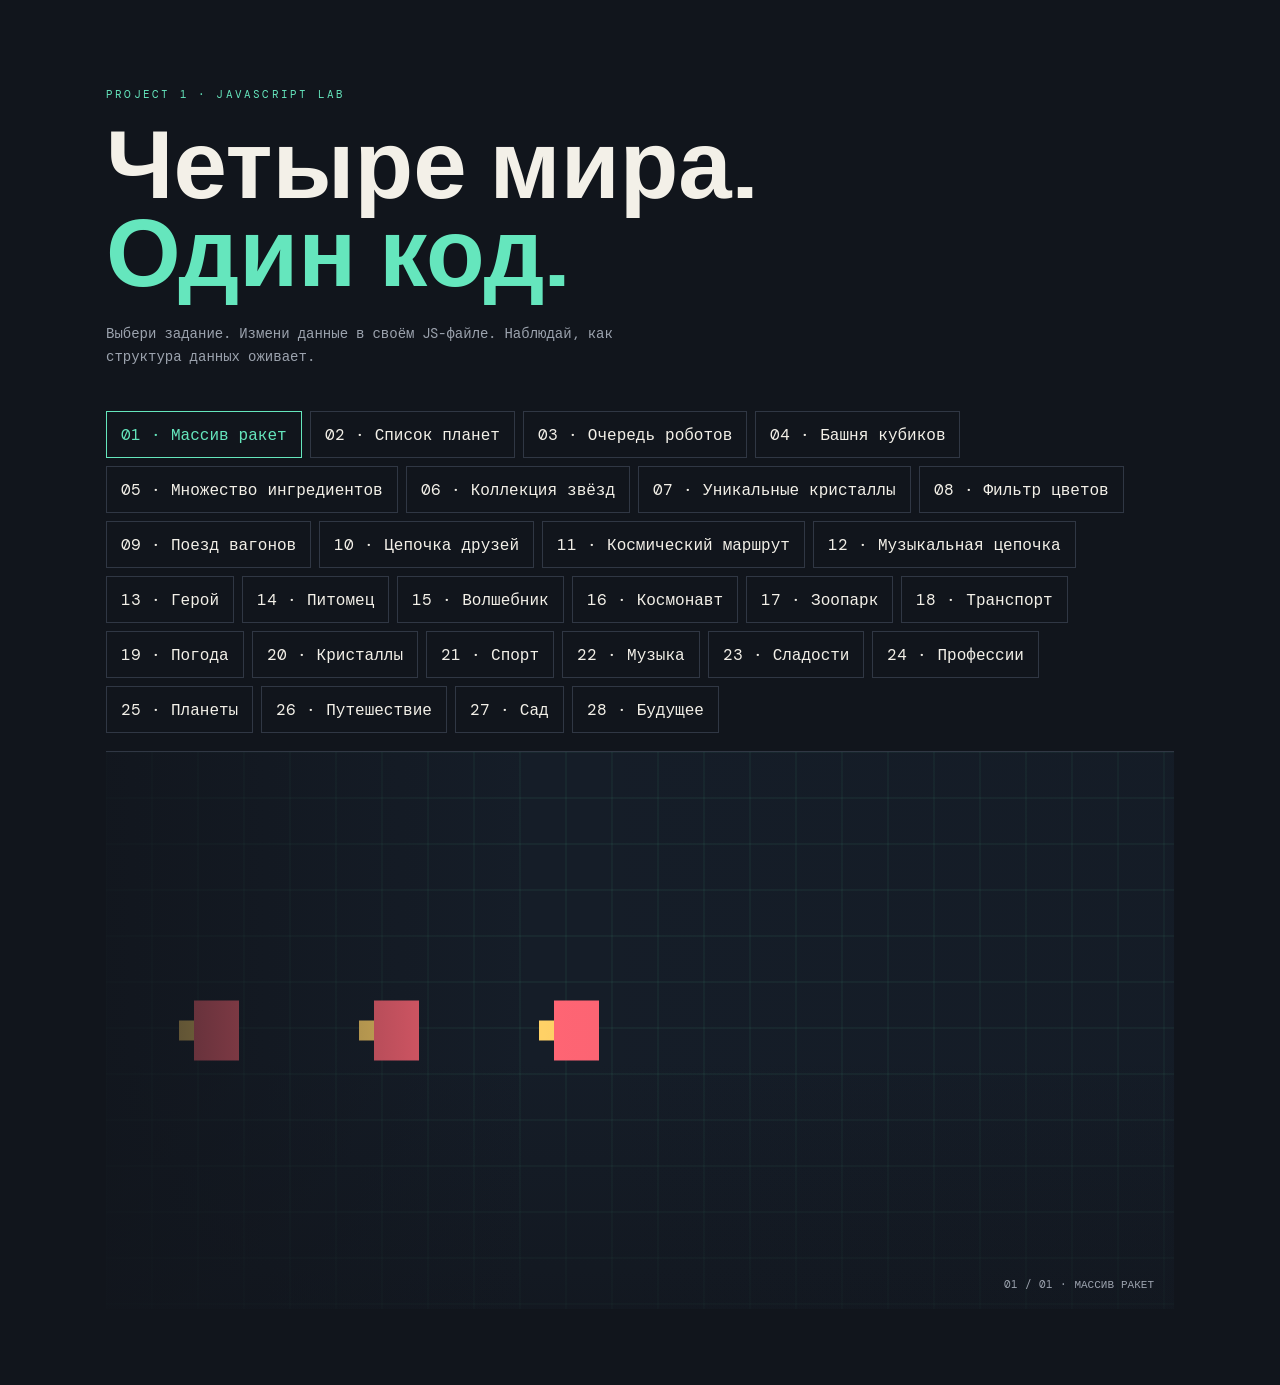
<file: project/index.html>
<!doctype html>
<html lang="ru">
<head><meta charset="UTF-8"><meta name="viewport" content="width=device-width, initial-scale=1.0"><title>Проект 1 · JavaScript</title><link rel="stylesheet" href="style.css"></head>
<body><main><header><p class="eyebrow">PROJECT 1 · JAVASCRIPT LAB</p><h1>Четыре мира.<br><em>Один код.</em></h1><p class="lead">Выбери задание. Измени данные в своём JS-файле. Наблюдай, как структура данных оживает.</p></header><nav id="menu"></nav><section class="stage"><canvas id="canvas"></canvas><div id="game-over" hidden><span class="badge">ACCESS DENIED</span><h2>GAME OVER</h2><p id="message"></p><div class="hint"><strong>Что сделать:</strong><span id="hint"></span><code id="example"></code></div><small>Открой нужный JS-файл, замени заглушки и обнови страницу.</small></div><div id="scene-label"></div></section></main><script type="module" src="app.js"></script></body></html>
</file>
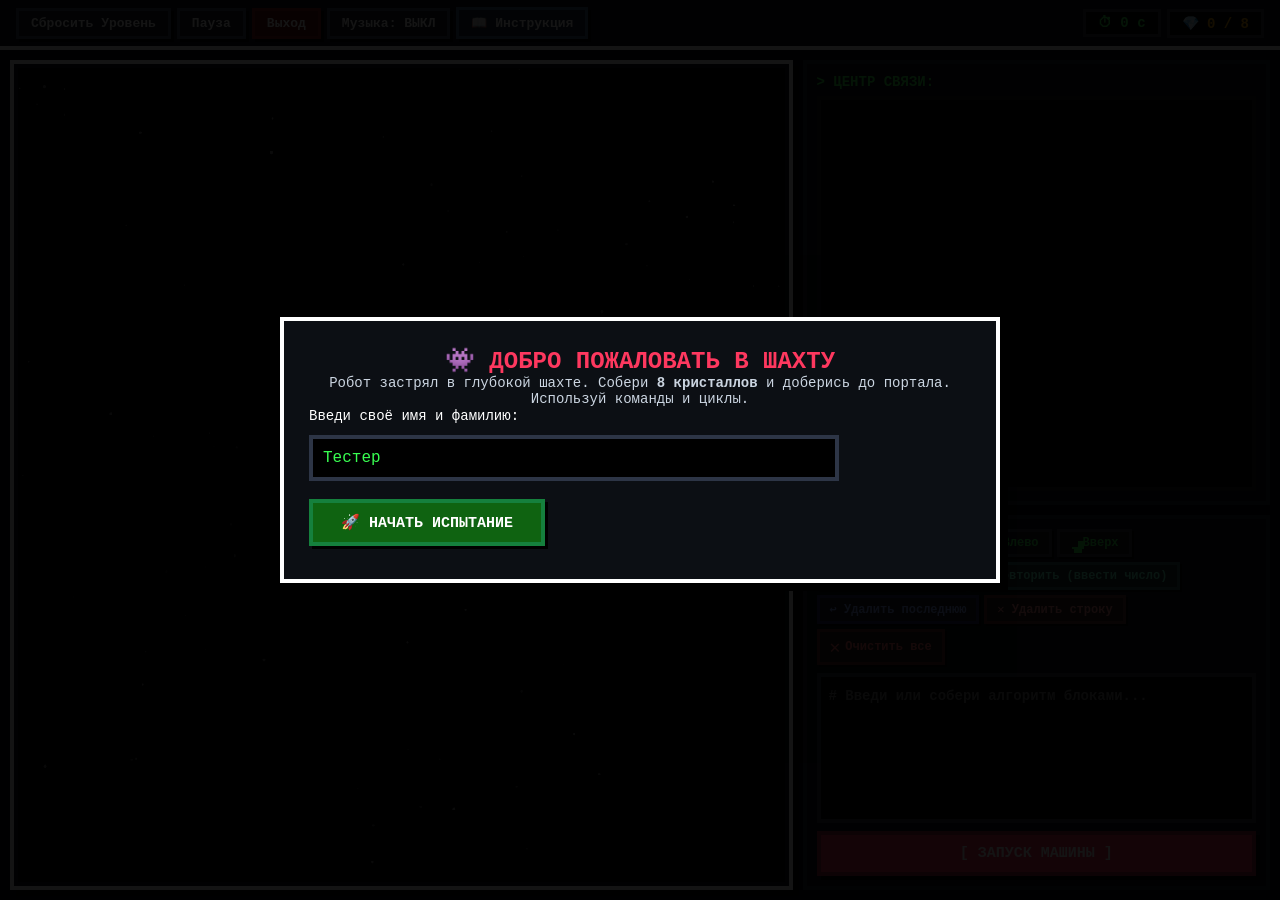
<file: crazy_machins.html>
<!DOCTYPE html>
<html lang="ru">
<head>
    <meta charset="UTF-8">
    <meta name="viewport" content="width=device-width, initial-scale=1.0, maximum-scale=1.0, user-scalable=no">
    <title>КРЕЙЗИ МАШИНА: ДИАМАНТОВАЯ ШАХТА</title>
    <style>
        /* ===== ГЛОБАЛЬНЫЙ СБРОС ===== */
        * { box-sizing: border-box; margin: 0; padding: 0; }
        html, body { height: 100%; overflow: hidden; }
        body {
            background-color: #030508;
            color: #ffffff;
            font-family: 'Courier New', monospace;
            display: flex;
            flex-direction: column;
            user-select: none;
            image-rendering: pixelated;
        }

        /* ===== НАВБАР ===== */
        .navbar {
            background-color: #0c0f14;
            padding: 6px 16px;
            display: flex;
            flex-wrap: wrap;
            gap: 6px;
            align-items: center;
            border-bottom: 4px solid #ffffff;
            flex-shrink: 0;
            min-height: 50px;
        }
        .nav-btn {
            background: #171c26;
            color: #ffffff;
            border: 3px solid #3d4960;
            padding: 5px 12px;
            cursor: pointer;
            font-weight: bold;
            font-family: 'Courier New', monospace;
            font-size: 13px;
            box-shadow: 3px 3px #000000;
            white-space: nowrap;
        }
        .nav-btn:hover { background: #252e3f; border-color: #ffffff; }
        .nav-btn:active { transform: translate(2px, 2px); box-shadow: 1px 1px #000000; }
        .btn-danger { background: #661010; border-color: #931b1b; }
        .btn-danger:hover { background: #931b1b; }
        .audio-toggle.active { background: #0f6311; border-color: #15803d; }
        .btn-help { background: #1a2a3a; border-color: #3a6a8a; }
        .btn-help:hover { background: #2a4a5a; border-color: #6a9aba; }

        .timer-display, .progress-display {
            background: #000000;
            border: 3px solid #2d3546;
            padding: 3px 12px;
            font-size: 14px;
            font-weight: bold;
            white-space: nowrap;
        }
        .timer-display { color: #38fe51; margin-left: auto; }
        .progress-display { color: #ffaa00; }

        /* ===== ОСНОВНАЯ ОБЛАСТЬ ===== */
        .main-container {
            display: flex;
            flex: 1;
            padding: 10px;
            gap: 10px;
            min-height: 0;
            overflow: hidden;
        }

        /* ===== ИГРОВОЕ ПОЛЕ (квадрат) ===== */
        .game-panel {
            flex: 1 1 60%;
            display: flex;
            align-items: center;
            justify-content: center;
            background: #000000;
            min-width: 0;
            min-height: 0;
        }
        .maze-container {
            background: #0c0f14;
            padding: 4px;
            border: 4px solid #ffffff;
            box-shadow: 6px 6px #000000;
            width: 100%;
            height: 100%;
            max-width: 100%;
            max-height: 100%;
            aspect-ratio: 1 / 1;
            display: flex;
            align-items: center;
            justify-content: center;
        }
        .maze-container canvas {
            display: block;
            width: 100%;
            height: 100%;
            background: #000000;
            image-rendering: pixelated;
        }

        /* ===== БОКОВАЯ ПАНЕЛЬ (без изменений) ===== */
        .side-controls {
            flex: 1 1 35%;
            max-width: 550px;
            display: flex;
            flex-direction: column;
            gap: 10px;
            min-width: 280px;
            min-height: 0;
        }
        .instructor-panel {
            flex: 1;
            background: #0c0f14;
            border: 4px solid #1c222e;
            padding: 10px;
            display: flex;
            flex-direction: column;
            min-height: 0;
        }
        .chat-header {
            font-size: 14px;
            font-weight: bold;
            color: #38fe51;
            margin-bottom: 6px;
            flex-shrink: 0;
        }
        .chat-box {
            background: #000000;
            padding: 8px;
            flex: 1;
            font-size: 13px;
            line-height: 1.6;
            color: #d1d5db;
            overflow-y: auto;
            border: 4px solid #14171f;
            min-height: 0;
        }

        .code-container {
            display: flex;
            flex-direction: column;
            gap: 8px;
            background: #0c0f14;
            border: 4px solid #1c222e;
            padding: 10px;
            flex-shrink: 0;
        }
        .blocks-palette {
            display: flex;
            flex-wrap: wrap;
            gap: 5px;
            align-items: center;
        }
        .block-btn {
            background: #14171f;
            color: #38fe51;
            border: 3px solid #2d3546;
            padding: 4px 10px;
            font-family: 'Courier New', monospace;
            font-size: 12px;
            font-weight: bold;
            cursor: pointer;
            display: flex;
            align-items: center;
            gap: 5px;
            box-shadow: 2px 2px #000000;
            white-space: nowrap;
        }
        .block-btn:hover { border-color: #38fe51; background: #1c212d; }
        .block-btn:active { transform: translate(1px, 1px); box-shadow: 1px 1px #000000; }
        .block-loop { color: #fe385f; }
        .block-loop:hover { border-color: #fe385f; }
        .block-clear { background: #2d1f1f; color: #ff6b6b; border-color: #6b2d2d; }
        .block-clear:hover { background: #4a2d2d; border-color: #ff6b6b; }
        .block-prompt { background: #1f2d2d; color: #66ffcc; border-color: #2d6b6b; }
        .block-prompt:hover { background: #2d4a4a; border-color: #66ffcc; }
        .block-undo { background: #1f1f2d; color: #88aaff; border-color: #2d2d6b; }
        .block-undo:hover { background: #2d2d4a; border-color: #88aaff; }
        .block-del { background: #2d1f1f; color: #ff8888; border-color: #6b2d2d; }
        .block-del:hover { background: #4a2d2d; border-color: #ff8888; }

        .editor-wrapper {
            position: relative;
            width: 100%;
            height: 150px;
            flex-shrink: 0;
        }
        textarea, .backdrop {
            position: absolute;
            top: 0;
            left: 0;
            width: 100%;
            height: 100%;
            font-family: 'Courier New', monospace;
            font-size: 14px;
            font-weight: bold;
            padding: 8px;
            box-sizing: border-box;
            line-height: 22px;
            margin: 0;
            white-space: pre;
            overflow-y: auto;
            tab-size: 4;
        }
        textarea {
            background: transparent;
            color: #38fe51;
            border: 4px solid #2d3546;
            z-index: 2;
            resize: none;
        }
        textarea:focus { outline: none; border-color: #ffffff; }
        .backdrop {
            background: #000000;
            color: transparent;
            border: 4px solid transparent;
            z-index: 1;
            pointer-events: none;
        }
        .backdrop .line-highlight {
            background-color: #2a3a3a;
            display: block;
            width: 100%;
        }

        .btn-launch {
            background: #fe385f;
            color: white;
            font-size: 15px;
            font-weight: bold;
            padding: 10px;
            border: 4px solid #a82343;
            cursor: pointer;
            box-shadow: 4px 4px #000000;
            display: flex;
            align-items: center;
            justify-content: center;
            width: 100%;
            font-family: 'Courier New', monospace;
        }
        .btn-launch:hover { background: #ff5274; border-color: #ffffff; }
        .btn-launch:active { transform: translate(2px, 2px); box-shadow: 2px 2px #000000; }

        /* ===== МОДАЛЬНЫЕ ОКНА ===== */
        .overlay {
            position: fixed;
            top: 0;
            left: 0;
            width: 100%;
            height: 100%;
            background: rgba(0, 0, 0, 0.92);
            display: flex;
            align-items: center;
            justify-content: center;
            z-index: 1000;
            padding: 20px;
        }
        .modal-card {
            background: #0c0f14;
            border: 4px solid #ffffff;
            padding: 25px;
            max-width: 720px;
            width: 100%;
            max-height: 90vh;
            overflow-y: auto;
            text-align: left;
            box-shadow: 8px 8px #000000;
        }
        .modal-card h2 { color: #fe385f; margin-top: 0; text-align: center; }
        .modal-card input {
            background: #000000;
            color: #38fe51;
            border: 4px solid #2d3546;
            padding: 10px;
            font-size: 16px;
            font-family: 'Courier New', monospace;
            width: 80%;
            margin: 10px 0;
            box-sizing: border-box;
        }
        .modal-card input:focus { border-color: #ffffff; outline: none; }
        .modal-btn {
            background: #0f6311;
            color: white;
            padding: 10px 28px;
            border: 4px solid #15803d;
            font-size: 15px;
            font-weight: bold;
            font-family: 'Courier New', monospace;
            cursor: pointer;
            box-shadow: 3px 3px #000000;
            margin: 8px 0;
            display: inline-block;
        }
        .modal-btn:hover { background: #15803d; border-color: #ffffff; }

        .help-text {
            color: #cbd5e1;
            font-size: 14px;
            line-height: 1.7;
        }
        .help-text code {
            background: #1a1a2a;
            padding: 2px 8px;
            border-radius: 4px;
            color: #88ddff;
            font-weight: bold;
        }
        .help-text .example {
            background: #0a0a12;
            padding: 12px;
            border-left: 4px solid #fe385f;
            margin: 12px 0;
            color: #88dd88;
            font-family: 'Courier New', monospace;
            white-space: pre-wrap;
            word-break: break-all;
        }

        .quiz-question {
            text-align: left;
            margin: 15px 0;
            padding: 12px;
            background: #000000;
            border: 2px solid #2d3546;
        }
        .quiz-question p { margin: 5px 0; color: #d1d5db; }
        .quiz-option {
            display: block;
            margin: 5px 0;
            color: #ffffff;
            cursor: pointer;
            padding: 6px 12px;
            background: #14171f;
            border: 2px solid #3d4960;
        }
        .quiz-option:hover { background: #252e3f; border-color: #38fe51; }
        .quiz-option.selected { border-color: #fe385f; }

        /* ===== АДАПТИВНОСТЬ (без изменений) ===== */
        @media (max-width: 1400px) { .side-controls { max-width: 480px; } }
        @media (max-width: 1200px) { .side-controls { max-width: 400px; } .block-btn { font-size: 11px; padding: 3px 8px; } .editor-wrapper { height: 130px; } }
        @media (max-width: 1024px) { .side-controls { max-width: 340px; min-width: 220px; } .block-btn { font-size: 10px; padding: 2px 6px; } .nav-btn { font-size: 11px; padding: 3px 8px; } .timer-display, .progress-display { font-size: 12px; padding: 2px 8px; } .chat-box { font-size: 12px; } .editor-wrapper { height: 110px; } }
        @media (max-width: 850px) {
            .main-container { flex-direction: column; padding: 6px; gap: 6px; }
            .game-panel { flex: 1 1 auto; max-height: 55vh; }
            .side-controls { flex: 0 0 auto; width: 100%; max-width: 100%; flex-direction: row; flex-wrap: wrap; gap: 6px; height: auto; max-height: 45vh; min-width: unset; }
            .instructor-panel { flex: 1 1 40%; min-width: 140px; }
            .code-container { flex: 1 1 50%; min-width: 160px; }
            .editor-wrapper { height: 100px; }
            .blocks-palette .block-btn { font-size: 10px; padding: 2px 6px; }
            .navbar { padding: 4px 8px; gap: 4px; min-height: 42px; }
            .nav-btn { font-size: 11px; padding: 3px 6px; }
            .timer-display, .progress-display { font-size: 11px; padding: 2px 6px; }
            .btn-launch { font-size: 13px; padding: 6px; }
        }
        @media (max-width: 700px) {
            .side-controls { flex-direction: column; max-height: 50vh; }
            .instructor-panel { flex: 1 1 auto; min-height: 70px; }
            .code-container { flex: 1 1 auto; }
            .editor-wrapper { height: 80px; }
            .blocks-palette .block-btn { font-size: 9px; padding: 2px 5px; }
            .navbar { padding: 2px 6px; gap: 3px; min-height: 36px; }
            .nav-btn { font-size: 10px; padding: 2px 5px; }
            .timer-display, .progress-display { font-size: 10px; padding: 2px 5px; }
        }
        @media (max-width: 550px) {
            .main-container { padding: 4px; gap: 4px; }
            .game-panel { max-height: 50vh; }
            .side-controls { max-height: 50vh; }
            .instructor-panel { min-height: 60px; }
            .code-container { padding: 6px; }
            .editor-wrapper { height: 70px; }
            textarea, .backdrop { font-size: 12px; padding: 4px; line-height: 18px; }
        }
        @media (max-width: 400px) {
            .navbar { flex-wrap: wrap; justify-content: center; }
            .timer-display, .progress-display { font-size: 9px; padding: 2px 4px; }
            .nav-btn { font-size: 9px; padding: 2px 4px; }
            .block-btn { font-size: 8px; padding: 1px 4px; }
            .editor-wrapper { height: 60px; }
            .btn-launch { font-size: 12px; padding: 4px; }
            .chat-box { font-size: 10px; }
        }

        /* ===== ПИКСЕЛЬ-ИКОНКИ (без изменений) ===== */
        .pixel-icon { display: inline-block; width: 12px; height: 12px; position: relative; background: transparent; }
        .icon-r { box-shadow: 2px 4px #38fe51, 4px 4px #38fe51, 6px 4px #38fe51, 6px 2px #38fe51, 6px 6px #38fe51; width: 8px; height: 8px; }
        .icon-d { box-shadow: 4px 2px #38fe51, 4px 4px #38fe51, 4px 6px #38fe51, 2px 6px #38fe51, 6px 6px #38fe51; width: 8px; height: 8px; }
        .icon-l { box-shadow: 6px 4px #38fe51, 4px 4px #38fe51, 2px 4px #38fe51, 2px 2px #38fe51, 2px 6px #38fe51; width: 8px; height: 8px; }
        .icon-u { box-shadow: 4px 6px #38fe51, 4px 4px #38fe51, 4px 2px #38fe51, 2px 2px #38fe51, 6px 2px #38fe51; width: 8px; height: 8px; }
        .icon-lop { box-shadow: 2px 2px #fe385f, 4px 2px #fe385f, 6px 2px #fe385f, 6px 4px #fe385f, 6px 6px #fe385f, 4px 6px #fe385f, 2px 6px #fe385f, 2px 4px #fe385f; width: 8px; height: 8px; }
    </style>
</head>
<body>

    <!-- ==================== ИНТРО ==================== -->
    <div class="overlay" id="introModal">
        <div class="modal-card">
            <h2>👾 ДОБРО ПОЖАЛОВАТЬ В ШАХТУ</h2>
            <p style="color: #cbd5e1; text-align: center; font-size: 14px;">
                Робот застрял в глубокой шахте. Собери <b>8 кристаллов</b> и доберись до портала.<br>
                Используй команды и циклы.
            </p>
            <label style="color: #ffffff; font-size: 14px;">Введи своё имя и фамилию:</label><br>
            <input type="text" id="playerNameInput" placeholder="Например: Иван Петров" value="Тестер">
            <br>
            <button class="modal-btn" onclick="startGame()">🚀 НАЧАТЬ ИСПЫТАНИЕ</button>
        </div>
    </div>

    <!-- ==================== ИНСТРУКЦИЯ ==================== -->
    <div class="overlay" id="helpModal" style="display: none;">
        <div class="modal-card">
            <h2>📖 ИНСТРУКЦИЯ ПО ВВОДУ КОМАНД</h2>
            <div class="help-text">
                <p><b>Команды движения:</b></p>
                <ul>
                    <li><code>move_right()</code> – шаг вправо</li>
                    <li><code>move_left()</code>  – шаг влево</li>
                    <li><code>move_up()</code>    – шаг вверх</li>
                    <li><code>move_down()</code>  – шаг вниз</li>
                </ul>
                <p><b>Циклы (повторение блока команд):</b></p>
                <ul>
                    <li>Используйте конструкцию <code>for i in range(N):</code>, где <b>N</b> – количество повторений.</li>
                    <li>Тело цикла должно быть с <b>отступом</b> (4 пробела или табуляция) относительно <code>for</code>.</li>
                    <li>Внутри цикла могут быть только команды движения.</li>
                </ul>
                <p><b>Пример правильного кода:</b></p>
                <div class="example">for i in range(4):
    move_right()
    move_down()</div>
                <p><b>Комментарии:</b> строки, начинающиеся с <code>#</code>, игнорируются.</p>
                <p><b>Подсказки:</b></p>
                <ul>
                    <li>Используйте кнопки палитры для быстрой вставки команд и циклов.</li>
                    <li>Кнопка <b>«Удалить строку (текущую)»</b> удаляет строку, в которой находится курсор.</li>
                    <li>Во время выполнения кода текущая команда подсвечивается в редакторе.</li>
                    <li>Если команды закончились, а робот не победил – вы увидите подсказку, что делать дальше.</li>
                </ul>
            </div>
            <button class="modal-btn" onclick="document.getElementById('helpModal').style.display='none'" style="background:#2a3a4a; border-color:#4a6a8a;">ЗАКРЫТЬ</button>
        </div>
    </div>

    <!-- ==================== ВИКТОРИНА ==================== -->
    <div class="overlay" id="quizModal" style="display: none;">
        <div class="modal-card">
            <h2>🏆 ПОЗДРАВЛЯЕМ, <span id="winnerName"></span>!</h2>
            <p style="color: #38fe51; font-size: 18px; text-align:center;">Время: <span id="finalTime"></span> секунд</p>
            <p style="color: #cbd5e1; text-align:center;">А теперь проверь свои знания кода — ответь на вопросы:</p>
            <div id="quizContainer"></div>
            <button class="modal-btn" onclick="showQuizResult()" id="quizSubmitBtn" style="display: none;">ПОКАЗАТЬ РЕЗУЛЬТАТ</button>
            <div id="quizFinalResult" style="margin-top: 15px; font-size: 20px; text-align:center;"></div>
            <button class="modal-btn" onclick="resetFullGame()" style="background: #661010; border-color: #931b1b;">↺ ИГРАТЬ ЗАНОВО</button>
        </div>
    </div>

    <!-- ==================== НАВБАР ==================== -->
    <div class="navbar">
        <button class="nav-btn" onclick="resetLevel()">Сбросить Уровень</button>
        <button class="nav-btn" onclick="togglePause()" id="pauseBtn">Пауза</button>
        <button class="nav-btn btn-danger" onclick="window.close()">Выход</button>
        <button class="nav-btn audio-toggle" id="musicBtn" onclick="toggleMusic()">Музыка: ВЫКЛ</button>
        <button class="nav-btn btn-help" onclick="document.getElementById('helpModal').style.display='flex'">📖 Инструкция</button>
        <span class="timer-display" id="timerDisplay">⏱ 0 с</span>
        <span class="progress-display" id="progressDisplay">💎 0 / 8</span>
    </div>

    <!-- ==================== ОСНОВНОЙ ИНТЕРФЕЙС ==================== -->
    <div class="main-container">
        <div class="game-panel">
            <div class="maze-container">
                <canvas id="gameCanvas" width="1024" height="1024"></canvas>
            </div>
        </div>

        <div class="side-controls">
            <div class="instructor-panel">
                <div class="chat-header">&gt; ЦЕНТР СВЯЗИ:</div>
                <div class="chat-box" id="chat"></div>
            </div>

            <div class="code-container">
                <div class="blocks-palette">
                    <button class="block-btn" onclick="addCode('move_right()\n')" title="Вправо"><span class="pixel-icon icon-r"></span> Вправо</button>
                    <button class="block-btn" onclick="addCode('move_down()\n')" title="Вниз"><span class="pixel-icon icon-d"></span> Вниз</button>
                    <button class="block-btn" onclick="addCode('move_left()\n')" title="Влево"><span class="pixel-icon icon-l"></span> Влево</button>
                    <button class="block-btn" onclick="addCode('move_up()\n')" title="Вверх"><span class="pixel-icon icon-u"></span> Вверх</button>
                    <button class="block-btn block-loop" onclick="addCode('for i in range(5):\n    move_right()\n')" title="Повторить 5 раз"><span class="pixel-icon icon-lop"></span> Повторить 5 раз</button>
                    <button class="block-btn block-prompt" onclick="insertLoopWithPrompt()" title="Ввести число повторений"><span class="pixel-icon icon-lop"></span> Повторить (ввести число)</button>
                    <button class="block-btn block-undo" onclick="undoLastLine()" title="Удалить последнюю строку">↩ Удалить последнюю</button>
                    <button class="block-btn block-del" onclick="deleteCurrentLine()" title="Удалить строку с курсором">✕ Удалить строку</button>
                    <button class="block-btn block-clear" onclick="clearCode()" title="Очистить всё"><span style="font-size:18px;">✕</span> Очистить все</button>
                </div>

                <div class="editor-wrapper">
                    <div class="backdrop" id="backdrop"></div>
                    <textarea id="codeField" onscroll="syncScroll()" oninput="syncBackdropText()" placeholder="# Введи или собери алгоритм блоками..."></textarea>
                </div>

                <button class="btn-launch" onclick="launchCode()">[ ЗАПУСК МАШИНЫ ]</button>
            </div>
        </div>
    </div>

    <script>
        // ================================================================
        // 1. ГЛОБАЛЬНЫЕ ПЕРЕМЕННЫЕ
        // ================================================================
        const canvas = document.getElementById('gameCanvas');
        const ctx = canvas.getContext('2d');
        const COLS = 16;
        const ROWS = 32;
        const TOTAL_BATTERIES = 8;

        let mazeMap = [];
        let robotX = 1, robotY = 1;
        let gatheredBatteries = 0;
        let isPaused = false, isAnimating = false;
        let typewriterTimeout = null;
        let playerName = '';
        let startTime = null;
        let timerInterval = null;
        let elapsedSeconds = 0;
        let gameFinished = false;

        let currentHighlightLine = -1;
        let finishBlink = false;

        // Звёздный фон (остаётся)
        const stars = [];
        for (let i = 0; i < 80; i++) {
            stars.push({
                x: Math.random() * 1024,
                y: Math.random() * 1024,
                r: Math.random() * 1.5 + 0.5,
                alpha: Math.random() * 0.8 + 0.2,
                speed: Math.random() * 0.02 + 0.01
            });
        }

        // ================================================================
        // 2. КАРТА (8 кристаллов + финиш)
        // ================================================================
        const mapData = [
            [1, 'S', 0, 0, 0, 0, 'B', 1, 1, 1, 1, 1, 1, 1, 1, 1],
            [1, 1, 1, 1, 1, 1, 0, 0, 0, 0, 'B', 1, 1, 1, 1, 1],
            [1, 1, 1, 1, 1, 1, 1, 1, 1, 1, 0, 0, 0, 0, 'B', 1],
            [1, 1, 1, 1, 1, 1, 1, 1, 1, 1, 1, 1, 1, 1, 0, 1],
            [1, 0, 'B', 0, 0, 0, 0, 0, 0, 0, 0, 0, 0, 0, 0, 1],
            [1, 0, 1, 1, 1, 1, 1, 1, 1, 1, 1, 1, 1, 1, 0, 1],
            [1, 0, 1, 0, 0, 0, 0, 'B', 0, 0, 0, 0, 0, 1, 0, 1],
            [1, 0, 1, 0, 1, 1, 1, 1, 1, 1, 1, 1, 0, 1, 0, 1],
            [1, 0, 1, 0, 1, 0, 0, 0, 0, 0, 0, 1, 0, 1, 0, 1],
            [1, 0, 1, 0, 1, 0, 1, 1, 1, 1, 0, 1, 0, 1, 0, 1],
            [1, 0, 1, 0, 1, 0, 1, 0, 0, 'B', 0, 1, 0, 1, 0, 1],
            [1, 0, 1, 0, 1, 0, 1, 0, 0, 1, 0, 1, 0, 1, 0, 1],
            [1, 0, 1, 0, 1, 0, 1, 0, 0, 1, 0, 1, 0, 'B', 0, 1],
            [1, 0, 1, 0, 1, 0, 0, 0, 0, 1, 0, 1, 0, 1, 0, 1],
            [1, 0, 1, 0, 1, 1, 1, 1, 1, 1, 0, 1, 0, 1, 0, 1],
            [1, 0, 1, 0, 0, 0, 0, 0, 0, 0, 0, 1, 0, 1, 0, 1],
            [1, 0, 1, 1, 1, 1, 1, 1, 1, 1, 1, 1, 0, 1, 0, 1],
            [1, 0, 0, 0, 0, 0, 0, 0, 0, 0, 0, 0, 0, 1, 0, 1],
            [1, 1, 1, 1, 1, 1, 1, 1, 1, 1, 1, 1, 0, 1, 0, 1],
            [1, 0, 'B', 0, 0, 0, 0, 0, 0, 0, 0, 0, 0, 1, 0, 1],
            [1, 0, 1, 1, 1, 1, 1, 1, 1, 1, 1, 1, 1, 1, 0, 1],
            [1, 0, 0, 0, 0, 0, 0, 0, 0, 0, 0, 0, 0, 0, 0, 1],
            [1, 1, 1, 1, 1, 1, 1, 1, 1, 1, 1, 1, 1, 1, 0, 1],
            [1, 0, 0, 0, 0, 0, 0, 0, 0, 0, 0, 0, 0, 0, 0, 1],
            [1, 0, 1, 1, 1, 1, 1, 1, 1, 1, 1, 1, 1, 1, 1, 1],
            [1, 0, 0, 0, 0, 0, 0, 0, 0, 0, 0, 0, 0, 0, 0, 1],
            [1, 1, 1, 1, 1, 1, 1, 1, 1, 1, 1, 1, 1, 1, 0, 1],
            [1, 0, 0, 0, 0, 0, 0, 0, 0, 0, 0, 0, 0, 0, 0, 1],
            [1, 0, 1, 1, 1, 1, 1, 1, 1, 1, 1, 1, 1, 1, 1, 1],
            [1, 0, 0, 0, 0, 0, 0, 0, 0, 0, 0, 0, 0, 0, 0, 1],
            [1, 1, 1, 1, 1, 1, 1, 1, 1, 1, 1, 1, 1, 1, 'F', 1],
            [1, 1, 1, 1, 1, 1, 1, 1, 1, 1, 1, 1, 1, 1, 1, 1]
        ];

        // ================================================================
        // 3. АУДИО (без изменений)
        // ================================================================
        let audioCtx = null;
        let musicInterval = null;
        let isMusicPlaying = false;
        let melodyStep = 0;
        const retroScale = [146.83, 164.81, 196.00, 220.00, 293.66];
        function getAudioContext() {
            if (!audioCtx) audioCtx = new (window.AudioContext || window.webkitAudioContext)();
            return audioCtx;
        }
        const defSound = (freq, type, duration, vol = 0.1) => {
            const ctxRef = getAudioContext();
            if (!ctxRef) return;
            try {
                let osc = ctxRef.createOscillator();
                let gain = ctxRef.createGain();
                osc.type = type;
                osc.frequency.setValueAtTime(freq, ctxRef.currentTime);
                gain.gain.setValueAtTime(vol, ctxRef.currentTime);
                gain.gain.exponentialRampToValueAtTime(0.0001, ctxRef.currentTime + duration);
                osc.connect(gain);
                gain.connect(ctxRef.destination);
                osc.start();
                osc.stop(ctxRef.currentTime + duration);
            } catch (e) {}
        };
        const playStepSound = () => defSound(110, 'square', 0.08, 0.08);
        const playBatterySound = () => {
            defSound(440, 'square', 0.1, 0.1);
            setTimeout(() => defSound(659.25, 'square', 0.15, 0.1), 60);
        };
        const playCrashSound = () => defSound(75, 'sawtooth', 0.4, 0.2);
        const playErrorSound = () => {
            defSound(150, 'sawtooth', 0.2, 0.3);
            setTimeout(() => defSound(100, 'sawtooth', 0.25, 0.3), 80);
        };
        const playWinSound = () => {
            [293.66, 349.23, 392.00, 587.33].forEach((f, i) => setTimeout(() => defSound(f, 'square', 0.2, 0.1), i * 90));
        };
        function toggleMusic() {
            getAudioContext();
            const btn = document.getElementById('musicBtn');
            if (isMusicPlaying) {
                if (musicInterval) clearInterval(musicInterval);
                isMusicPlaying = false;
                btn.innerText = "Музыка: ВЫКЛ";
                btn.classList.remove('active');
            } else {
                isMusicPlaying = true;
                btn.innerText = "Музыка: ВКЛ";
                btn.classList.add('active');
                musicInterval = setInterval(() => {
                    if (isPaused) return;
                    let freq = retroScale[Math.floor(Math.random() * retroScale.length)];
                    if (melodyStep % 4 === 0) defSound(73.42, 'sawtooth', 0.3, 0.04);
                    defSound(freq, 'square', 0.15, 0.01);
                    melodyStep++;
                }, 220);
            }
        }

        // ================================================================
        // 4. СПРАЙТЫ (без изменений)
        // ================================================================
        const robotHD = [
            [0,0,0,0,0,0,0,0,0,0,0,0,0,0,0,0,0,0,0,0,0,0,0,0,0,0,0,0,0,0,0,0],
            [0,0,0,0,0,0,0,0,0,0,0,0,0,0,0,0,0,0,0,0,0,0,0,0,0,0,0,0,0,0,0,0],
            [0,0,0,0,0,0,0,0,0,0,0,0,5,5,0,0,0,0,0,0,0,0,0,0,0,0,0,0,0,0,0,0],
            [0,0,0,0,0,0,0,0,0,0,0,0,5,5,0,0,0,0,0,0,0,0,0,0,0,0,0,0,0,0,0,0],
            [0,0,0,0,0,0,0,0,0,0,0,0,1,1,0,0,0,0,0,0,0,0,0,0,0,0,0,0,0,0,0,0],
            [0,0,0,0,0,0,0,0,0,0,0,0,1,1,0,0,0,0,0,0,0,0,0,0,0,0,0,0,0,0,0,0],
            [0,0,0,0,0,0,0,0,0,0,0,1,1,1,1,0,0,0,0,0,0,0,0,0,0,0,0,0,0,0,0,0],
            [0,0,0,0,0,0,0,0,0,0,1,1,1,1,1,1,0,0,0,0,0,0,0,0,0,0,0,0,0,0,0,0],
            [0,0,0,0,0,0,0,0,0,1,1,1,3,3,1,1,1,0,0,0,0,0,0,0,0,0,0,0,0,0,0,0],
            [0,0,0,0,0,0,0,0,1,1,1,1,3,3,1,1,1,1,0,0,0,0,0,0,0,0,0,0,0,0,0,0],
            [0,0,0,0,0,0,0,0,1,1,1,1,1,1,1,1,1,1,0,0,0,0,0,0,0,0,0,0,0,0,0,0],
            [0,0,0,0,0,0,0,0,0,1,1,1,1,1,1,1,1,0,0,0,0,0,0,0,0,0,0,0,0,0,0,0],
            [0,0,0,0,0,0,0,0,0,0,1,1,1,1,1,1,0,0,0,0,0,0,0,0,0,0,0,0,0,0,0,0],
            [0,0,0,0,0,0,0,0,0,0,0,2,2,2,2,0,0,0,0,0,0,0,0,0,0,0,0,0,0,0,0,0],
            [0,0,0,0,0,0,0,0,0,0,0,2,2,2,2,0,0,0,0,0,0,0,0,0,0,0,0,0,0,0,0,0],
            [0,0,0,0,0,1,1,1,1,1,1,1,1,1,1,1,1,1,1,1,1,0,0,0,0,0,0,0,0,0,0,0],
            [0,0,0,0,1,1,1,1,1,1,1,1,4,4,4,4,1,1,1,1,1,1,0,0,0,0,0,0,0,0,0,0],
            [0,0,0,1,1,1,1,1,1,1,1,1,4,4,4,4,1,1,1,1,1,1,1,0,0,0,0,0,0,0,0,0],
            [0,0,1,1,1,1,1,1,1,1,1,1,1,1,1,1,1,1,1,1,1,1,1,1,0,0,0,0,0,0,0,0],
            [0,0,1,1,1,1,1,1,1,1,1,1,1,1,1,1,1,1,1,1,1,1,1,1,0,0,0,0,0,0,0,0],
            [0,0,1,1,1,1,1,1,1,1,1,1,1,1,1,1,1,1,1,1,1,1,1,1,0,0,0,0,0,0,0,0],
            [0,0,0,1,1,1,1,1,1,1,1,1,1,1,1,1,1,1,1,1,1,1,1,0,0,0,0,0,0,0,0,0],
            [0,0,0,0,1,1,1,1,1,1,1,1,1,1,1,1,1,1,1,1,1,1,0,0,0,0,0,0,0,0,0,0],
            [0,0,0,0,0,0,1,1,1,1,1,1,1,1,1,1,1,1,1,1,0,0,0,0,0,0,0,0,0,0,0,0],
            [0,0,0,0,0,0,0,1,1,1,1,1,1,1,1,1,1,1,1,0,0,0,0,0,0,0,0,0,0,0,0,0],
            [0,0,0,0,0,0,0,0,1,1,1,1,1,1,1,1,1,1,0,0,0,0,0,0,0,0,0,0,0,0,0,0],
            [0,0,0,0,0,0,0,0,0,1,1,1,1,1,1,1,1,0,0,0,0,0,0,0,0,0,0,0,0,0,0,0],
            [0,0,0,0,0,0,0,0,0,0,1,1,1,1,1,1,0,0,0,0,0,0,0,0,0,0,0,0,0,0,0,0],
            [0,0,0,0,0,0,0,0,0,0,0,0,1,1,0,0,0,0,0,0,0,0,0,0,0,0,0,0,0,0,0,0],
            [0,0,0,0,0,0,0,0,0,0,0,0,0,0,0,0,0,0,0,0,0,0,0,0,0,0,0,0,0,0,0,0],
            [0,0,0,0,0,0,0,0,0,0,0,0,0,0,0,0,0,0,0,0,0,0,0,0,0,0,0,0,0,0,0,0],
            [0,0,0,0,0,0,0,0,0,0,0,0,0,0,0,0,0,0,0,0,0,0,0,0,0,0,0,0,0,0,0,0]
        ];

        const batteryHD = [
            [0,0,0,0,0,0,0,0,0,0,0,0,0,0,0,0,0,0,0,0,0,0,0,0,0,0,0,0,0,0,0,0],
            [0,0,0,0,0,0,0,0,0,0,0,0,0,0,0,0,0,0,0,0,0,0,0,0,0,0,0,0,0,0,0,0],
            [0,0,0,0,0,0,0,0,0,0,0,0,0,0,0,0,0,0,0,0,0,0,0,0,0,0,0,0,0,0,0,0],
            [0,0,0,0,0,0,0,0,0,0,0,0,1,1,1,1,1,1,0,0,0,0,0,0,0,0,0,0,0,0,0,0],
            [0,0,0,0,0,0,0,0,0,0,0,1,1,1,1,1,1,1,1,0,0,0,0,0,0,0,0,0,0,0,0,0],
            [0,0,0,0,0,0,0,0,0,0,1,1,1,1,1,1,1,1,1,1,0,0,0,0,0,0,0,0,0,0,0,0],
            [0,0,0,0,0,0,0,0,0,0,1,1,1,1,1,1,1,1,1,1,0,0,0,0,0,0,0,0,0,0,0,0],
            [0,0,0,0,0,0,0,0,0,0,0,1,1,1,1,1,1,1,1,0,0,0,0,0,0,0,0,0,0,0,0,0],
            [0,0,0,0,0,0,0,0,0,0,0,0,1,1,1,1,1,1,0,0,0,0,0,0,0,0,0,0,0,0,0,0],
            [0,0,0,0,0,0,0,0,0,0,0,0,0,0,0,0,0,0,0,0,0,0,0,0,0,0,0,0,0,0,0,0],
            [0,0,0,0,0,0,0,0,0,0,0,0,0,0,0,0,0,0,0,0,0,0,0,0,0,0,0,0,0,0,0,0],
            [0,0,0,0,0,0,0,0,0,0,0,0,0,0,0,0,0,0,0,0,0,0,0,0,0,0,0,0,0,0,0,0],
            [0,0,0,0,0,0,0,0,0,0,0,0,1,1,1,1,1,1,0,0,0,0,0,0,0,0,0,0,0,0,0,0],
            [0,0,0,0,0,0,0,0,0,0,0,1,1,1,1,1,1,1,1,0,0,0,0,0,0,0,0,0,0,0,0,0],
            [0,0,0,0,0,0,0,0,0,0,1,1,1,1,1,1,1,1,1,1,0,0,0,0,0,0,0,0,0,0,0,0],
            [0,0,0,0,0,0,0,0,0,0,1,1,1,1,1,1,1,1,1,1,0,0,0,0,0,0,0,0,0,0,0,0],
            [0,0,0,0,0,0,0,0,0,0,0,1,1,1,1,1,1,1,1,0,0,0,0,0,0,0,0,0,0,0,0,0],
            [0,0,0,0,0,0,0,0,0,0,0,0,1,1,1,1,1,1,0,0,0,0,0,0,0,0,0,0,0,0,0,0],
            [0,0,0,0,0,0,0,0,0,0,0,0,0,0,0,0,0,0,0,0,0,0,0,0,0,0,0,0,0,0,0,0],
            [0,0,0,0,0,0,0,0,0,0,0,0,0,0,0,0,0,0,0,0,0,0,0,0,0,0,0,0,0,0,0,0],
            [0,0,0,0,0,0,0,0,0,0,0,0,0,0,0,0,0,0,0,0,0,0,0,0,0,0,0,0,0,0,0,0],
            [0,0,0,0,0,0,0,0,0,0,0,0,0,0,0,0,0,0,0,0,0,0,0,0,0,0,0,0,0,0,0,0],
            [0,0,0,0,0,0,0,0,0,0,0,0,0,0,0,0,0,0,0,0,0,0,0,0,0,0,0,0,0,0,0,0],
            [0,0,0,0,0,0,0,0,0,0,0,0,0,0,0,0,0,0,0,0,0,0,0,0,0,0,0,0,0,0,0,0],
            [0,0,0,0,0,0,0,0,0,0,0,0,0,0,0,0,0,0,0,0,0,0,0,0,0,0,0,0,0,0,0,0],
            [0,0,0,0,0,0,0,0,0,0,0,0,0,0,0,0,0,0,0,0,0,0,0,0,0,0,0,0,0,0,0,0],
            [0,0,0,0,0,0,0,0,0,0,0,0,0,0,0,0,0,0,0,0,0,0,0,0,0,0,0,0,0,0,0,0],
            [0,0,0,0,0,0,0,0,0,0,0,0,0,0,0,0,0,0,0,0,0,0,0,0,0,0,0,0,0,0,0,0],
            [0,0,0,0,0,0,0,0,0,0,0,0,0,0,0,0,0,0,0,0,0,0,0,0,0,0,0,0,0,0,0,0],
            [0,0,0,0,0,0,0,0,0,0,0,0,0,0,0,0,0,0,0,0,0,0,0,0,0,0,0,0,0,0,0,0],
            [0,0,0,0,0,0,0,0,0,0,0,0,0,0,0,0,0,0,0,0,0,0,0,0,0,0,0,0,0,0,0,0],
            [0,0,0,0,0,0,0,0,0,0,0,0,0,0,0,0,0,0,0,0,0,0,0,0,0,0,0,0,0,0,0,0]
        ];

        const finishHD = [
            [0,0,0,0,0,0,0,0,0,0,0,0,0,0,0,0,0,0,0,0,0,0,0,0,0,0,0,0,0,0,0,0],
            [0,0,0,0,0,0,0,0,0,0,0,0,0,0,0,0,0,0,0,0,0,0,0,0,0,0,0,0,0,0,0,0],
            [0,0,0,0,0,0,0,0,0,0,0,0,0,0,0,0,0,0,0,0,0,0,0,0,0,0,0,0,0,0,0,0],
            [0,0,0,0,0,0,0,0,0,0,0,0,1,1,1,1,1,1,0,0,0,0,0,0,0,0,0,0,0,0,0,0],
            [0,0,0,0,0,0,0,0,0,0,0,1,1,1,1,1,1,1,1,0,0,0,0,0,0,0,0,0,0,0,0,0],
            [0,0,0,0,0,0,0,0,0,0,1,1,1,1,1,1,1,1,1,1,0,0,0,0,0,0,0,0,0,0,0,0],
            [0,0,0,0,0,0,0,0,0,0,1,1,1,1,1,1,1,1,1,1,0,0,0,0,0,0,0,0,0,0,0,0],
            [0,0,0,0,0,0,0,0,0,0,0,1,1,1,1,1,1,1,1,0,0,0,0,0,0,0,0,0,0,0,0,0],
            [0,0,0,0,0,0,0,0,0,0,0,0,1,1,1,1,1,1,0,0,0,0,0,0,0,0,0,0,0,0,0,0],
            [0,0,0,0,0,0,0,0,0,0,0,0,0,0,0,0,0,0,0,0,0,0,0,0,0,0,0,0,0,0,0,0],
            [0,0,0,0,0,0,0,0,0,0,0,0,1,1,1,1,1,1,0,0,0,0,0,0,0,0,0,0,0,0,0,0],
            [0,0,0,0,0,0,0,0,0,0,0,1,1,1,1,1,1,1,1,0,0,0,0,0,0,0,0,0,0,0,0,0],
            [0,0,0,0,0,0,0,0,0,0,1,1,1,1,1,1,1,1,1,1,0,0,0,0,0,0,0,0,0,0,0,0],
            [0,0,0,0,0,0,0,0,0,0,1,1,1,1,1,1,1,1,1,1,0,0,0,0,0,0,0,0,0,0,0,0],
            [0,0,0,0,0,0,0,0,0,0,0,1,1,1,1,1,1,1,1,0,0,0,0,0,0,0,0,0,0,0,0,0],
            [0,0,0,0,0,0,0,0,0,0,0,0,1,1,1,1,1,1,0,0,0,0,0,0,0,0,0,0,0,0,0,0],
            [0,0,0,0,0,0,0,0,0,0,0,0,0,0,0,0,0,0,0,0,0,0,0,0,0,0,0,0,0,0,0,0],
            [0,0,0,0,0,0,0,0,0,0,0,0,1,1,1,1,1,1,0,0,0,0,0,0,0,0,0,0,0,0,0,0],
            [0,0,0,0,0,0,0,0,0,0,0,1,1,1,1,1,1,1,1,0,0,0,0,0,0,0,0,0,0,0,0,0],
            [0,0,0,0,0,0,0,0,0,0,1,1,1,1,1,1,1,1,1,1,0,0,0,0,0,0,0,0,0,0,0,0],
            [0,0,0,0,0,0,0,0,0,0,1,1,1,1,1,1,1,1,1,1,0,0,0,0,0,0,0,0,0,0,0,0],
            [0,0,0,0,0,0,0,0,0,0,0,1,1,1,1,1,1,1,1,0,0,0,0,0,0,0,0,0,0,0,0,0],
            [0,0,0,0,0,0,0,0,0,0,0,0,1,1,1,1,1,1,0,0,0,0,0,0,0,0,0,0,0,0,0,0],
            [0,0,0,0,0,0,0,0,0,0,0,0,0,0,0,0,0,0,0,0,0,0,0,0,0,0,0,0,0,0,0,0],
            [0,0,0,0,0,0,0,0,0,0,0,0,0,0,0,0,0,0,0,0,0,0,0,0,0,0,0,0,0,0,0,0],
            [0,0,0,0,0,0,0,0,0,0,0,0,0,0,0,0,0,0,0,0,0,0,0,0,0,0,0,0,0,0,0,0],
            [0,0,0,0,0,0,0,0,0,0,0,0,0,0,0,0,0,0,0,0,0,0,0,0,0,0,0,0,0,0,0,0],
            [0,0,0,0,0,0,0,0,0,0,0,0,0,0,0,0,0,0,0,0,0,0,0,0,0,0,0,0,0,0,0,0],
            [0,0,0,0,0,0,0,0,0,0,0,0,0,0,0,0,0,0,0,0,0,0,0,0,0,0,0,0,0,0,0,0],
            [0,0,0,0,0,0,0,0,0,0,0,0,0,0,0,0,0,0,0,0,0,0,0,0,0,0,0,0,0,0,0,0],
            [0,0,0,0,0,0,0,0,0,0,0,0,0,0,0,0,0,0,0,0,0,0,0,0,0,0,0,0,0,0,0,0],
            [0,0,0,0,0,0,0,0,0,0,0,0,0,0,0,0,0,0,0,0,0,0,0,0,0,0,0,0,0,0,0,0]
        ];

        // ================================================================
        // 5. ФУНКЦИИ ОТРИСОВКИ С МАСШТАБИРОВАНИЕМ
        // ================================================================

        // Главная функция рисования, пересчитывает размер клетки и отрисовывает всё
        function drawMaze() {
            const w = canvas.width;
            const h = canvas.height;
            // Вычисляем размер клетки так, чтобы 16 столбцов и 32 строки влезли
            const cellSize = Math.min(w / COLS, h / ROWS);
            // Смещение для центрирования
            const offsetX = (w - cellSize * COLS) / 2;
            const offsetY = (h - cellSize * ROWS) / 2;

            ctx.clearRect(0, 0, w, h);
            // Звёздный фон
            drawStars();

            // Рисуем стены и пустые клетки
            for (let r = 0; r < ROWS; r++) {
                for (let c = 0; c < COLS; c++) {
                    drawStaticCell(r, c, cellSize, offsetX, offsetY);
                    drawInteractiveItems(r, c, cellSize, offsetX, offsetY);
                }
            }

            // Подписи СТАРТ и ФИНИШ
            for (let r = 0; r < ROWS; r++) {
                for (let c = 0; c < COLS; c++) {
                    if (mazeMap[r][c] === 'S') {
                        drawLabel(c, r, 'СТАРТ', '#38fe51', 16, cellSize, offsetX, offsetY);
                    } else if (mazeMap[r][c] === 'F') {
                        drawLabel(c, r, 'ФИНИШ', '#fe385f', 16, cellSize, offsetX, offsetY);
                    }
                }
            }

            // Робот
            const eyeColor = isAnimating ? '#fe385f' : (isPaused ? '#eab308' : '#38fe51');
            drawPixelBlockHD(robotX, robotY, robotHD, ['#38fe51', '#0e1117', eyeColor, '#1c9c34', '#ffffff'], cellSize, offsetX, offsetY);

            // Искры от робота при движении
            if (isAnimating) {
                for (let i = 0; i < 2; i++) {
                    const angle = Date.now() / 200 + i * 1.8;
                    const rad = 6 + Math.sin(Date.now() / 300 + i) * 3;
                    const px = offsetX + robotX * cellSize + cellSize / 2 + Math.cos(angle) * rad;
                    const py = offsetY + robotY * cellSize + cellSize / 2 + Math.sin(angle) * rad + 14;
                    ctx.beginPath();
                    ctx.arc(px, py, 2, 0, Math.PI * 2);
                    ctx.fillStyle = `rgba(255,200,100,${0.5 + 0.3 * Math.sin(Date.now() / 200 + i)})`;
                    ctx.fill();
                }
            }
        }

        // Отрисовка одной клетки (стена или пустота)
        function drawStaticCell(r, c, cellSize, offsetX, offsetY) {
            const x = offsetX + c * cellSize;
            const y = offsetY + r * cellSize;
            if (mazeMap[r][c] === 1) {
                const gradient = ctx.createLinearGradient(x, y, x + cellSize, y + cellSize);
                gradient.addColorStop(0, '#1a2332');
                gradient.addColorStop(0.5, '#2a3a50');
                gradient.addColorStop(1, '#0f1825');
                ctx.fillStyle = gradient;
                ctx.fillRect(x, y, cellSize, cellSize);
                ctx.strokeStyle = '#3a4a60';
                ctx.lineWidth = 1;
                ctx.strokeRect(x, y, cellSize, cellSize);
                ctx.fillStyle = 'rgba(255,255,255,0.05)';
                ctx.fillRect(x + 4, y + 4, 8, 8);
            } else {
                ctx.fillStyle = '#0a0a12';
                ctx.fillRect(x, y, cellSize, cellSize);
                ctx.strokeStyle = '#151a22';
                ctx.lineWidth = 0.5;
                ctx.strokeRect(x, y, cellSize, cellSize);
            }
        }

        // Отрисовка предметов (кристаллы, финиш)
        function drawInteractiveItems(r, c, cellSize, offsetX, offsetY) {
            if (mazeMap[r][c] === 'F') {
                const pulse = Math.sin(Date.now() / 400) * 0.3 + 0.7;
                ctx.save();
                ctx.shadowColor = '#fe385f';
                ctx.shadowBlur = 30 * pulse;
                drawPixelBlockHD(c, r, finishHD, ['#ec4899', '#bc1b6c', '#ffffff', '#000000'], cellSize, offsetX, offsetY);
                ctx.restore();
                if (finishBlink) {
                    ctx.save();
                    ctx.strokeStyle = `rgba(254,56,95,${0.3 + 0.3 * pulse})`;
                    ctx.lineWidth = 4;
                    ctx.shadowColor = '#fe385f';
                    ctx.shadowBlur = 40;
                    ctx.strokeRect(offsetX + c * cellSize, offsetY + r * cellSize, cellSize, cellSize);
                    ctx.restore();
                }
            }
            if (mazeMap[r][c] === 'B') {
                const glow = Math.sin(Date.now() / 500 + r + c) * 0.2 + 0.8;
                ctx.save();
                ctx.shadowColor = '#ffaa00';
                ctx.shadowBlur = 25 * glow;
                drawPixelBlockHD(c, r, batteryHD, ['#ffaa00', '#ff8800', '#cc5500', '#ffffff', '#331100'], cellSize, offsetX, offsetY);
                ctx.restore();
                // Искры
                for (let i = 0; i < 3; i++) {
                    const angle = Date.now() / 600 + i * 2.1;
                    const rad = 8 + Math.sin(Date.now() / 400 + i) * 4;
                    const px = offsetX + c * cellSize + cellSize / 2 + Math.cos(angle) * rad;
                    const py = offsetY + r * cellSize + cellSize / 2 + Math.sin(angle) * rad;
                    ctx.beginPath();
                    ctx.arc(px, py, 2, 0, Math.PI * 2);
                    ctx.fillStyle = `rgba(255,200,80,${0.4 + 0.3 * Math.sin(Date.now() / 300 + i)})`;
                    ctx.fill();
                }
            }
        }

        // Отрисовка пиксельного спрайта
        function drawPixelBlockHD(cellX, cellY, matrix, colors, cellSize, offsetX, offsetY) {
            const pxSize = cellSize / 32; // каждый пиксель спрайта будет такого размера
            const startX = offsetX + cellX * cellSize + (cellSize - pxSize * 32) / 2; // центрируем спрайт в клетке
            const startY = offsetY + cellY * cellSize + (cellSize - pxSize * 32) / 2;
            ctx.save();
            ctx.translate(startX, startY);
            for (let r = 0; r < matrix.length; r++) {
                for (let c = 0; c < matrix[r].length; c++) {
                    const idx = matrix[r][c];
                    if (idx > 0) {
                        ctx.fillStyle = colors[idx - 1];
                        ctx.fillRect(c * pxSize, r * pxSize, pxSize, pxSize);
                    }
                }
            }
            ctx.restore();
        }

        // Отрисовка текстовой метки
        function drawLabel(cellX, cellY, text, color, fontSize, cellSize, offsetX, offsetY) {
            const x = offsetX + cellX * cellSize + cellSize / 2;
            const y = offsetY + cellY * cellSize + cellSize / 2;
            ctx.save();
            ctx.font = `bold ${fontSize}px "Courier New", monospace`;
            ctx.textAlign = 'center';
            ctx.textBaseline = 'middle';
            ctx.shadowColor = '#000000';
            ctx.shadowBlur = 8;
            ctx.fillStyle = color;
            ctx.fillText(text, x, y);
            ctx.restore();
        }

        // Звёздный фон
        function drawStars() {
            stars.forEach(star => {
                star.alpha += star.speed * (Math.random() > 0.99 ? 0.1 : 0);
                if (star.alpha > 1) star.alpha = 0.2;
                if (star.alpha < 0.2) star.alpha = 0.2;
                ctx.beginPath();
                ctx.arc(star.x, star.y, star.r, 0, Math.PI * 2);
                ctx.fillStyle = `rgba(255,255,255,${star.alpha * 0.5})`;
                ctx.fill();
            });
        }

        // ================================================================
        // 6. АНИМАЦИЯ (перерисовка)
        // ================================================================
        let animationFrame = null;
        function animate() {
            if (!gameFinished && !isPaused) {
                drawMaze();
            }
            animationFrame = requestAnimationFrame(animate);
        }
        animate();

        // ================================================================
        // 7. УПРАВЛЕНИЕ ИГРОЙ (без изменений)
        // ================================================================
        function initMap() {
            mazeMap = JSON.parse(JSON.stringify(mapData));
            robotX = 1;
            robotY = 1;
            gatheredBatteries = 0;
            gameFinished = false;
            updateProgress();
            currentHighlightLine = -1;
            syncBackdropText();
            drawMaze();
        }

        function updateProgress() {
            document.getElementById('progressDisplay').textContent = `💎 ${gatheredBatteries} / ${TOTAL_BATTERIES}`;
        }

        function startGame() {
            const nameInput = document.getElementById('playerNameInput');
            playerName = nameInput.value.trim() || 'Игрок';
            document.getElementById('introModal').style.display = 'none';
            startTime = Date.now();
            elapsedSeconds = 0;
            if (timerInterval) clearInterval(timerInterval);
            timerInterval = setInterval(updateTimer, 1000);
            resetLevel();
            typeWriter(`> ДОБРО ПОЖАЛОВАТЬ, ${playerName}!<br>> ВРЕМЯ ПОШЛО... УДАЧИ!`, 'chat', 20);
        }

        function updateTimer() {
            if (isPaused || gameFinished) return;
            const now = Date.now();
            elapsedSeconds = Math.floor((now - startTime) / 1000);
            document.getElementById('timerDisplay').textContent = `⏱ ${elapsedSeconds} с`;
        }

        function resetLevel() {
            if (gameFinished) return;
            initMap();
            document.getElementById('chat').innerHTML = '> УРОВЕНЬ СБРОШЕН';
        }

        function togglePause() {
            if (gameFinished) return;
            isPaused = !isPaused;
            document.getElementById('pauseBtn').innerText = isPaused ? 'Продолжить' : 'Пауза';
            if (!isPaused) {
                startTime = Date.now() - elapsedSeconds * 1000;
            }
        }

        // ================================================================
        // 8. РЕДАКТОР И ЧАТ (без изменений)
        // ================================================================
        function syncScroll() {
            const textarea = document.getElementById('codeField');
            const backdrop = document.getElementById('backdrop');
            backdrop.scrollTop = textarea.scrollTop;
            backdrop.scrollLeft = textarea.scrollLeft;
        }

        function syncBackdropText() {
            const textarea = document.getElementById('codeField');
            const backdrop = document.getElementById('backdrop');
            const lines = textarea.value.split('\n');
            let html = '';
            for (let i = 0; i < lines.length; i++) {
                const line = lines[i];
                const cls = (i === currentHighlightLine) ? 'line-highlight' : '';
                html += `<span class="${cls}">${line.replace(/ /g, '&nbsp;')}</span>\n`;
            }
            backdrop.innerHTML = html;
            backdrop.scrollTop = textarea.scrollTop;
            backdrop.scrollLeft = textarea.scrollLeft;
            if (currentHighlightLine >= 0) {
                const highlightEl = backdrop.querySelector('.line-highlight');
                if (highlightEl) {
                    highlightEl.scrollIntoView({ block: 'center', behavior: 'smooth' });
                }
            }
        }

        function typeWriter(text, elementId, speed = 25) {
            let i = 0;
            const elem = document.getElementById(elementId);
            if (typewriterTimeout) clearTimeout(typewriterTimeout);
            elem.innerHTML = '';
            function type() {
                if (i < text.length) {
                    if (text.substr(i, 4) === '<br>') {
                        elem.innerHTML += '<br>';
                        i += 4;
                    } else {
                        elem.innerHTML += text.charAt(i);
                        i++;
                    }
                    typewriterTimeout = setTimeout(type, speed);
                }
            }
            type();
        }

        function addCode(text) {
            const txtArea = document.getElementById('codeField');
            txtArea.value += text;
            syncBackdropText();
        }

        function clearCode() {
            document.getElementById('codeField').value = '';
            currentHighlightLine = -1;
            syncBackdropText();
            document.getElementById('chat').innerHTML = '> ТЕКСТ ОЧИЩЕН. ВВЕДИ НОВЫЙ АЛГОРИТМ.';
        }

        function undoLastLine() {
            const textarea = document.getElementById('codeField');
            let val = textarea.value;
            const lastNewline = val.lastIndexOf('\n');
            if (lastNewline === -1) {
                val = '';
            } else {
                val = val.substring(0, lastNewline);
            }
            textarea.value = val;
            currentHighlightLine = -1;
            syncBackdropText();
            document.getElementById('chat').innerHTML = '> ПОСЛЕДНЯЯ СТРОКА УДАЛЕНА.';
        }

        function deleteCurrentLine() {
            const textarea = document.getElementById('codeField');
            const cursorPos = textarea.selectionStart;
            const value = textarea.value;
            const start = value.lastIndexOf('\n', cursorPos - 1) + 1;
            let end = value.indexOf('\n', cursorPos);
            if (end === -1) end = value.length;
            const before = value.substring(0, start);
            const after = value.substring(end + 1);
            const newValue = before + after;
            textarea.value = newValue;
            const newPos = Math.min(start, newValue.length);
            textarea.setSelectionRange(newPos, newPos);
            currentHighlightLine = -1;
            syncBackdropText();
            document.getElementById('chat').innerHTML = '> ТЕКУЩАЯ СТРОКА УДАЛЕНА.';
        }

        function insertLoopWithPrompt() {
            const count = prompt('Введите количество повторений (целое число > 0):', '5');
            if (count === null) return;
            const num = parseInt(count);
            if (isNaN(num) || num < 1) {
                alert('Введите целое число больше 0.');
                return;
            }
            const code = `for i in range(${num}):\n    `;
            addCode(code);
            const textarea = document.getElementById('codeField');
            textarea.focus();
            const pos = textarea.value.length;
            textarea.setSelectionRange(pos, pos);
            syncBackdropText();
        }

        function highlightLine(lineIndex) {
            if (currentHighlightLine !== lineIndex) {
                currentHighlightLine = lineIndex;
                syncBackdropText();
            }
        }

        // ================================================================
        // 9. ПАРСЕР И ИСПОЛНИТЕЛЬ (без изменений)
        // ================================================================
        function parseUserCode(userCode) {
            const lines = userCode.split('\n');
            const actions = [];
            const validCommands = ["move_right()", "move_left()", "move_up()", "move_down()"];
            let i = 0;
            while (i < lines.length) {
                const raw = lines[i];
                const line = raw.trim();
                if (!line || line.startsWith('#')) { i++; continue; }

                if (line.startsWith('for ')) {
                    const match = line.match(/for\s+\w+\s+in\s+range\(\s*(\d+)\s*\):?/);
                    if (!match) {
                        return { error: true, msg: `Ошибка в строке ${i+1}: неверный формат цикла!<br>Нужно: <b style='color:#fe385f;'>for i in range(число):</b>` };
                    }
                    const count = parseInt(match[1]);
                    const body = [];
                    let j = i + 1;
                    while (j < lines.length && (lines[j].startsWith(' ') || lines[j].startsWith('\t') || lines[j].trim() === '')) {
                        const cmd = lines[j].trim();
                        if (cmd && !cmd.startsWith('#')) {
                            if (!validCommands.includes(cmd)) {
                                return { error: true, msg: `Ошибка в строке ${j+1}: команда <b style='color:#fe385f;'>${cmd}</b> неизвестна` };
                            }
                            body.push(cmd);
                        }
                        j++;
                    }
                    if (body.length === 0) {
                        return { error: true, msg: `Ошибка в строке ${i+1}: цикл пустой!` };
                    }
                    for (let k = 0; k < count; k++) {
                        body.forEach(cmd => {
                            const act = mapCommand(cmd);
                            if (act) actions.push({ action: act, line: i });
                        });
                    }
                    i = j;
                    continue;
                }

                if (!validCommands.includes(line)) {
                    return { error: true, msg: `Ошибка в строке ${i+1}: команда <b style='color:#fe385f;'>${line}</b> не распознана` };
                }
                const act = mapCommand(line);
                if (act) actions.push({ action: act, line: i });
                i++;
            }
            return { actions };
        }

        function mapCommand(cmd) {
            if (cmd.includes('right')) return 'RIGHT';
            if (cmd.includes('left')) return 'LEFT';
            if (cmd.includes('up')) return 'UP';
            if (cmd.includes('down')) return 'DOWN';
            return null;
        }

        function launchCode() {
            if (gameFinished) return;
            const code = document.getElementById('codeField').value;
            const result = parseUserCode(code);
            if (result.error) {
                document.getElementById('chat').innerHTML = 'ОШИБКА: ' + result.msg;
                playErrorSound();
                return;
            }
            const actions = result.actions;
            if (!actions || actions.length === 0) {
                document.getElementById('chat').innerHTML = '> НЕТ КОМАНД ДЛЯ ВЫПОЛНЕНИЯ';
                return;
            }
            document.getElementById('chat').innerHTML = '> АЛГОРИТМ ПРИНЯТ. ЗАПУСК...';
            executeActions(actions);
        }

        function executeActions(actions) {
            if (isAnimating || gameFinished) return;
            isAnimating = true;
            let idx = 0;
            const step = () => {
                if (idx >= actions.length || isPaused || gameFinished) {
                    isAnimating = false;
                    highlightLine(-1);
                    if (!gameFinished) {
                        const onFinish = (mazeMap[robotY] && mazeMap[robotY][robotX] === 'F');
                        let msg = '';
                        if (gatheredBatteries === TOTAL_BATTERIES && onFinish) {
                            gameFinished = true;
                            playWinSound();
                            clearInterval(timerInterval);
                            showQuiz();
                            drawMaze();
                            return;
                        } else if (gatheredBatteries === TOTAL_BATTERIES && !onFinish) {
                            msg = '> ВСЕ КРИСТАЛЛЫ СОБРАНЫ! ТЕПЕРЬ ДОБЕРИСЬ ДО ФИНИША.';
                        } else if (onFinish && gatheredBatteries < TOTAL_BATTERIES) {
                            msg =
                                `> ТЫ НА ФИНИШЕ, НО НЕ СОБРАЛ ВСЕ КРИСТАЛЛЫ! СОБРАНО ${gatheredBatteries} ИЗ ${TOTAL_BATTERIES}.`;
                        } else {
                            msg = `> СОБРАНО ${gatheredBatteries} ИЗ ${TOTAL_BATTERIES} КРИСТАЛЛОВ. ПРОДОЛЖАЙ!`;
                        }
                        document.getElementById('chat').innerHTML = msg;
                        drawMaze();
                    }
                    return;
                }
                const act = actions[idx];
                highlightLine(act.line);

                let dx = 0, dy = 0;
                if (act.action === 'RIGHT') dx = 1;
                else if (act.action === 'LEFT') dx = -1;
                else if (act.action === 'UP') dy = -1;
                else if (act.action === 'DOWN') dy = 1;
                const newX = robotX + dx;
                const newY = robotY + dy;
                if (newY >= 0 && newY < mazeMap.length && newX >= 0 && newX < mazeMap[0].length && mazeMap[newY][newX] !== 1) {
                    robotX = newX;
                    robotY = newY;
                    playStepSound();
                    if (mazeMap[newY][newX] === 'B') {
                        gatheredBatteries++;
                        mazeMap[newY][newX] = 0;
                        playBatterySound();
                        updateProgress();
                        document.getElementById('chat').innerHTML =
                            `> КРИСТАЛЛ СОБРАН! (${gatheredBatteries}/${TOTAL_BATTERIES})`;
                    }
                    if (mazeMap[newY][newX] === 'F' && gatheredBatteries === TOTAL_BATTERIES) {
                        gameFinished = true;
                        isAnimating = false;
                        playWinSound();
                        drawMaze();
                        clearInterval(timerInterval);
                        showQuiz();
                        highlightLine(-1);
                        return;
                    }
                    drawMaze();
                } else {
                    playCrashSound();
                    document.getElementById('chat').innerHTML = '> СТОЛКНОВЕНИЕ СО СТЕНОЙ!';
                    isAnimating = false;
                    highlightLine(-1);
                    return;
                }
                idx++;
                setTimeout(step, 300);
            };
            step();
        }

        // ================================================================
        // 10. ВИКТОРИНА (без изменений)
        // ================================================================
        const quizData = [
            {
                question: 'Какой оператор используется для создания цикла с фиксированным числом повторений?',
                options: ['while', 'for', 'repeat', 'loop'],
                correct: 1
            },
            {
                question: 'Какая команда заставляет робота двигаться вправо?',
                options: ['move_right()', 'go_right()', 'right()', 'step_right()'],
                correct: 0
            },
            {
                question: 'Что обозначает отступ (пробел или табуляция) в теле цикла?',
                options: ['Ничего не обозначает', 'Команды внутри цикла', 'Комментарий', 'Ошибку'],
                correct: 1
            },
            {
                question: 'Какой символ используется для комментария в Python?',
                options: ['//', '/*', '#', '--'],
                correct: 2
            }
        ];

        let quizAnswers = [];
        let quizSubmitted = false;

        function showQuiz() {
            document.getElementById('winnerName').textContent = playerName;
            document.getElementById('finalTime').textContent = elapsedSeconds;
            const container = document.getElementById('quizContainer');
            container.innerHTML = '';
            quizAnswers = [];
            quizSubmitted = false;
            document.getElementById('quizSubmitBtn').style.display = 'none';
            document.getElementById('quizFinalResult').innerHTML = '';

            quizData.forEach((q, qIdx) => {
                const div = document.createElement('div');
                div.className = 'quiz-question';
                div.innerHTML = `<p><b>${qIdx+1}. ${q.question}</b></p>`;
                q.options.forEach((opt, oIdx) => {
                    const label = document.createElement('label');
                    label.className = 'quiz-option';
                    label.textContent = opt;
                    label.dataset.q = qIdx;
                    label.dataset.opt = oIdx;
                    label.addEventListener('click', () => {
                        if (quizSubmitted) return;
                        const siblings = div.querySelectorAll('.quiz-option');
                        siblings.forEach(s => s.classList.remove('selected'));
                        label.classList.add('selected');
                        quizAnswers[qIdx] = oIdx;
                        if (quizAnswers.length === quizData.length && !quizAnswers.includes(undefined)) {
                            document.getElementById('quizSubmitBtn').style.display = 'inline-block';
                        }
                    });
                    div.appendChild(label);
                });
                container.appendChild(div);
            });

            document.getElementById('quizModal').style.display = 'flex';
        }

        function showQuizResult() {
            if (quizSubmitted) return;
            let correctCount = 0;
            quizData.forEach((q, i) => {
                const userAns = quizAnswers[i];
                const isCorrect = (userAns === q.correct);
                if (isCorrect) correctCount++;
                const options = document.querySelectorAll('.quiz-question')[i].querySelectorAll('.quiz-option');
                options.forEach((label, idx) => {
                    if (idx === q.correct) {
                        label.style.borderColor = '#38fe51';
                        label.style.background = '#0f2b1f';
                    } else if (idx === userAns && !isCorrect) {
                        label.style.borderColor = '#fe385f';
                        label.style.background = '#2b0f0f';
                    }
                    label.style.cursor = 'default';
                    label.style.pointerEvents = 'none';
                });
            });
            document.getElementById('quizSubmitBtn').style.display = 'none';
            const resultDiv = document.getElementById('quizFinalResult');
            resultDiv.innerHTML = `✅ Правильных ответов: ${correctCount} из ${quizData.length}`;
            if (correctCount === quizData.length) {
                resultDiv.innerHTML += ' 🎉 Отлично! Ты знаешь код!';
            } else {
                resultDiv.innerHTML += ' 📖 Повтори основы и попробуй снова.';
            }
            quizSubmitted = true;
        }

        function resetFullGame() {
            document.getElementById('quizModal').style.display = 'none';
            document.getElementById('introModal').style.display = 'flex';
            if (timerInterval) clearInterval(timerInterval);
            document.getElementById('timerDisplay').textContent = '⏱ 0 с';
            gameFinished = false;
            isPaused = false;
            isAnimating = false;
            document.getElementById('pauseBtn').innerText = 'Пауза';
            initMap();
            document.getElementById('codeField').value = '';
            currentHighlightLine = -1;
            syncBackdropText();
            document.getElementById('chat').innerHTML = '>';
        }

        // ================================================================
        // 11. ИНИЦИАЛИЗАЦИЯ
        // ================================================================
        initMap();
        document.getElementById('codeField').focus();

        // При изменении размера окна перерисовываем (хотя анимация делает это постоянно)
        window.addEventListener('resize', () => {});
    </script>
</body>
</html>
</file>
<file: project/style.css>
@import url('https://fonts.googleapis.com/css2?family=DM+Mono:wght@400;500&family=Syne:wght@700;800&display=swap');
:root{--bg:#11151c;--paper:#f3f0e8;--muted:#9ca3ae;--line:#303744;--mint:#65e6bd;--coral:#ff6574}*{box-sizing:border-box}body{margin:0;background:var(--bg);color:var(--paper);font-family:'DM Mono',monospace}main{max-width:1220px;margin:auto;padding:clamp(28px,6vw,76px)}header{max-width:730px}.eyebrow{color:var(--mint);font-size:11px;letter-spacing:.2em}h1,h2{font-family:Syne,sans-serif;letter-spacing:0}h1{font-size:clamp(45px,8vw,96px);line-height:.92;margin:22px 0}h1 em{color:var(--mint);font-style:normal}.lead{color:var(--muted);max-width:560px;line-height:1.7;font-size:14px}nav{display:flex;flex-wrap:wrap;gap:8px;margin:42px 0 18px}button{font:inherit;color:var(--paper);background:transparent;border:1px solid var(--line);padding:12px 14px;cursor:pointer}button:hover,button.active{border-color:var(--mint);color:var(--mint)}.stage{position:relative;height:min(62vh,620px);min-height:420px;border-top:1px solid var(--line);overflow:hidden}.stage:after{content:'';position:absolute;inset:0;pointer-events:none;background:linear-gradient(90deg,rgba(17,21,28,.8),transparent 40%,rgba(17,21,28,.12)),linear-gradient(0deg,rgba(17,21,28,.6),transparent 45%)}canvas{position:absolute;inset:0;width:100%;height:100%}#scene-label{position:absolute;z-index:2;right:20px;bottom:18px;color:var(--muted);font-size:11px}#game-over{position:absolute;z-index:3;inset:0;display:grid;place-content:center;justify-items:center;text-align:center;padding:25px;background:radial-gradient(circle,rgba(140,25,48,.35),rgba(17,21,28,.95) 65%)}#game-over[hidden]{display:none}.badge{color:var(--coral);border:1px solid var(--coral);padding:7px 10px;font-size:10px;letter-spacing:.16em}h2{font-size:clamp(60px,12vw,145px);color:var(--coral);margin:22px 0 4px;text-shadow:0 0 30px rgba(255,101,116,.5)}#message{color:var(--muted)}.hint{display:grid;gap:10px;text-align:left;border-left:3px solid var(--coral);background:rgba(255,101,116,.08);padding:16px;max-width:680px;line-height:1.5}.hint code{color:var(--mint);white-space:normal}.hint span,small{color:var(--muted);font-size:12px}small{margin-top:20px}@media(max-width:600px){main{padding:28px 20px}.stage{min-height:440px}h1{font-size:55px}}
</file>
